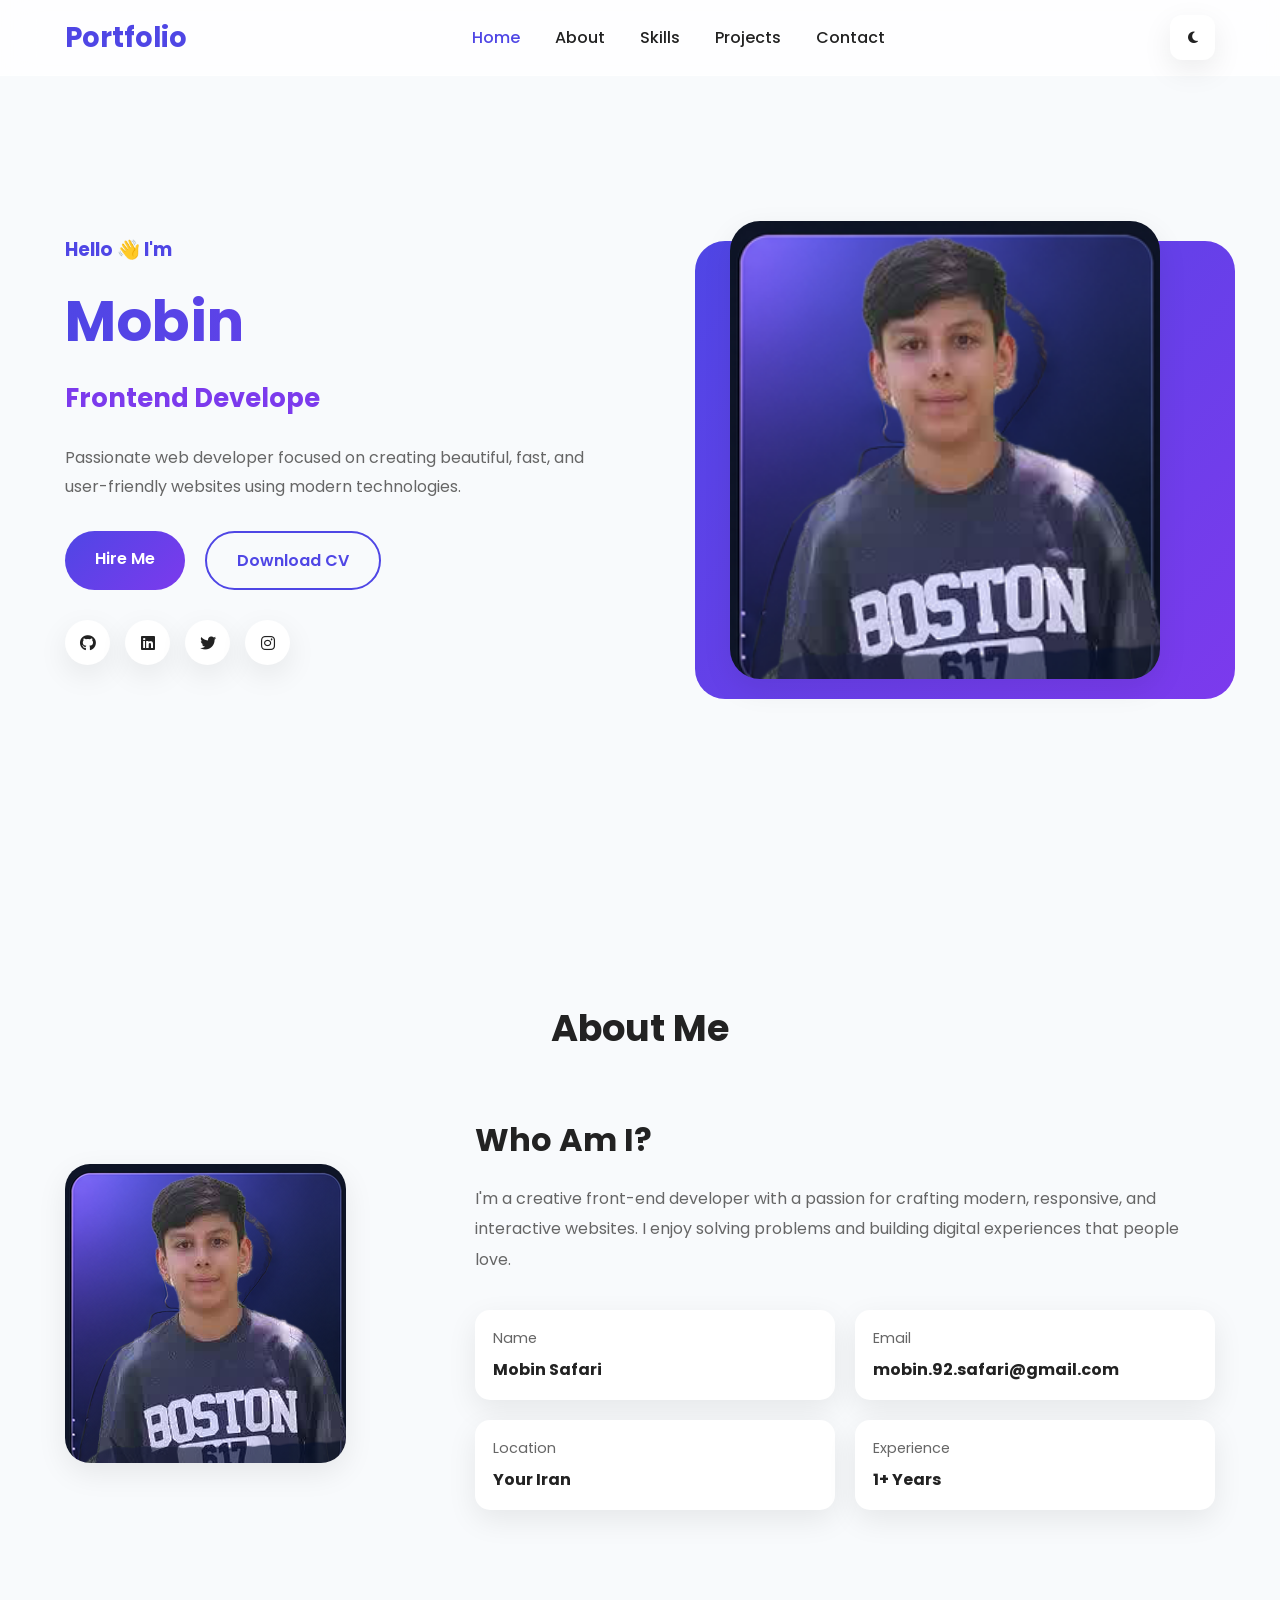
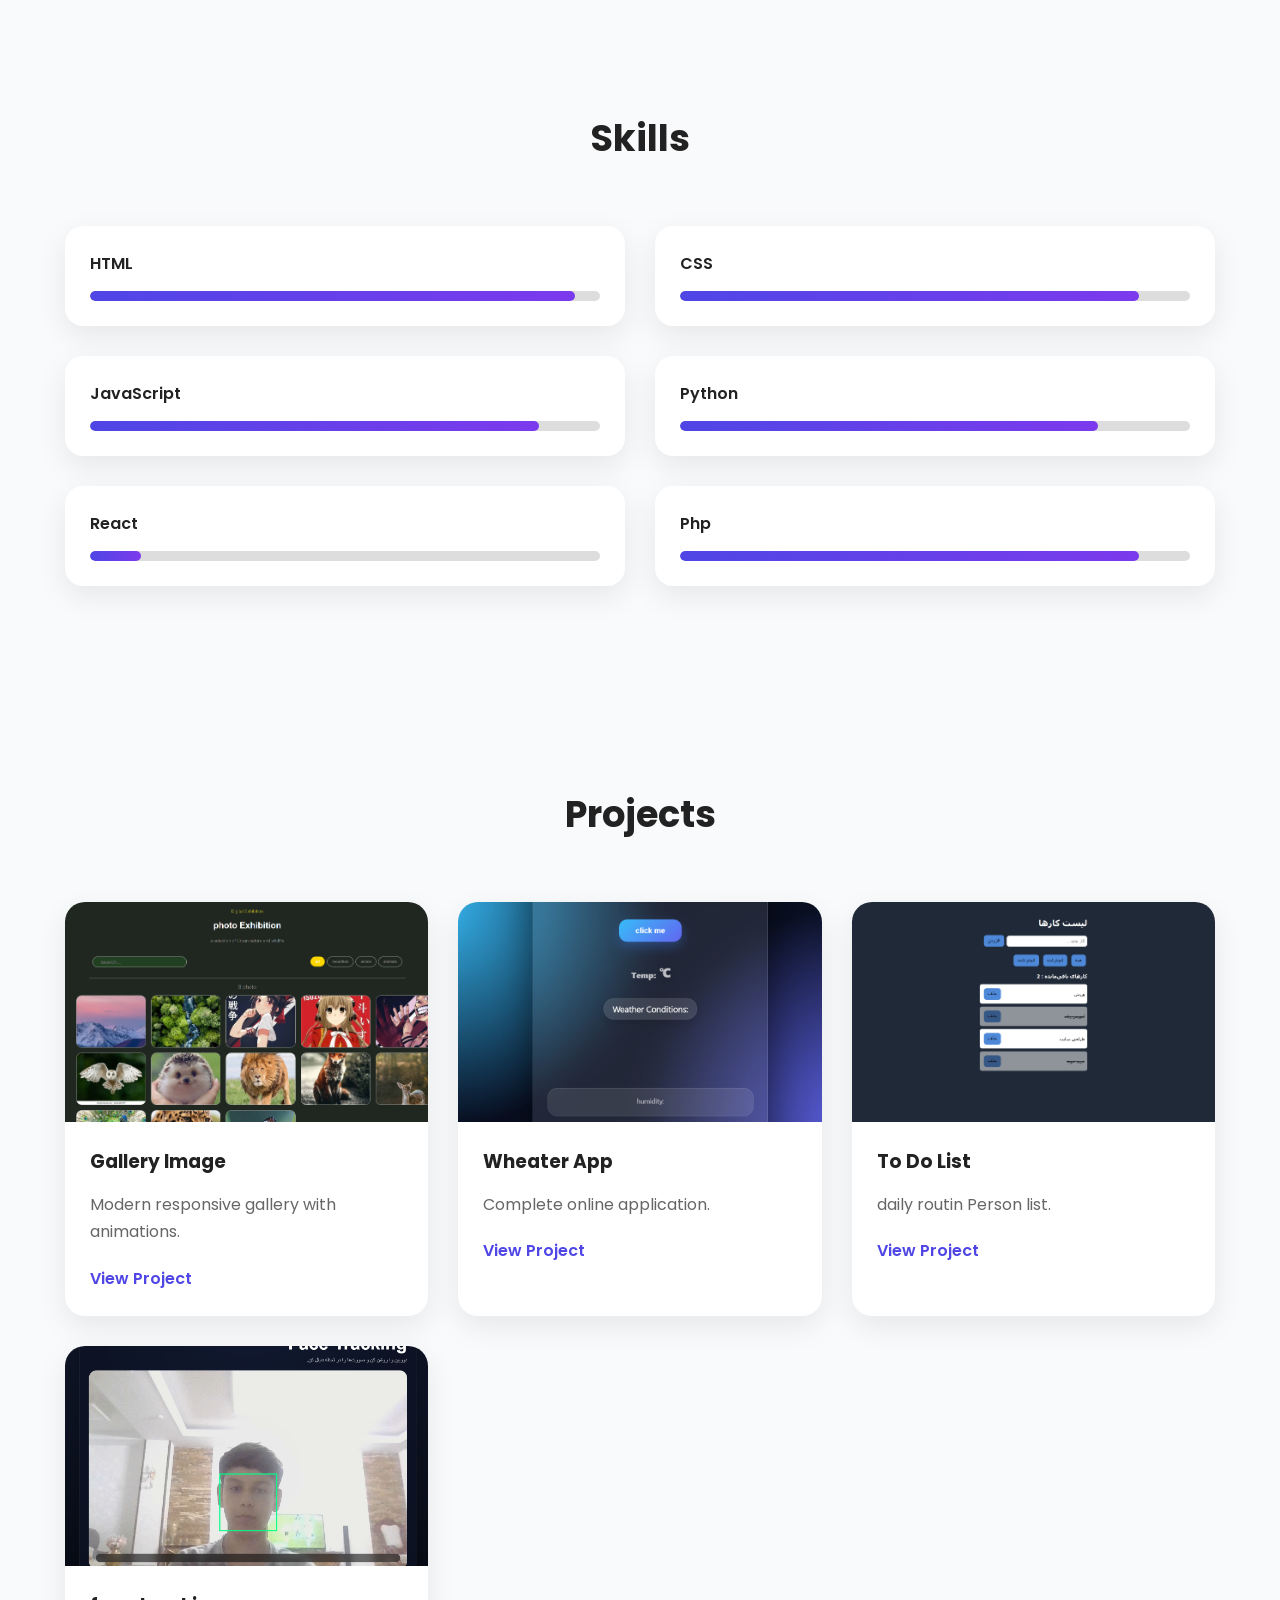
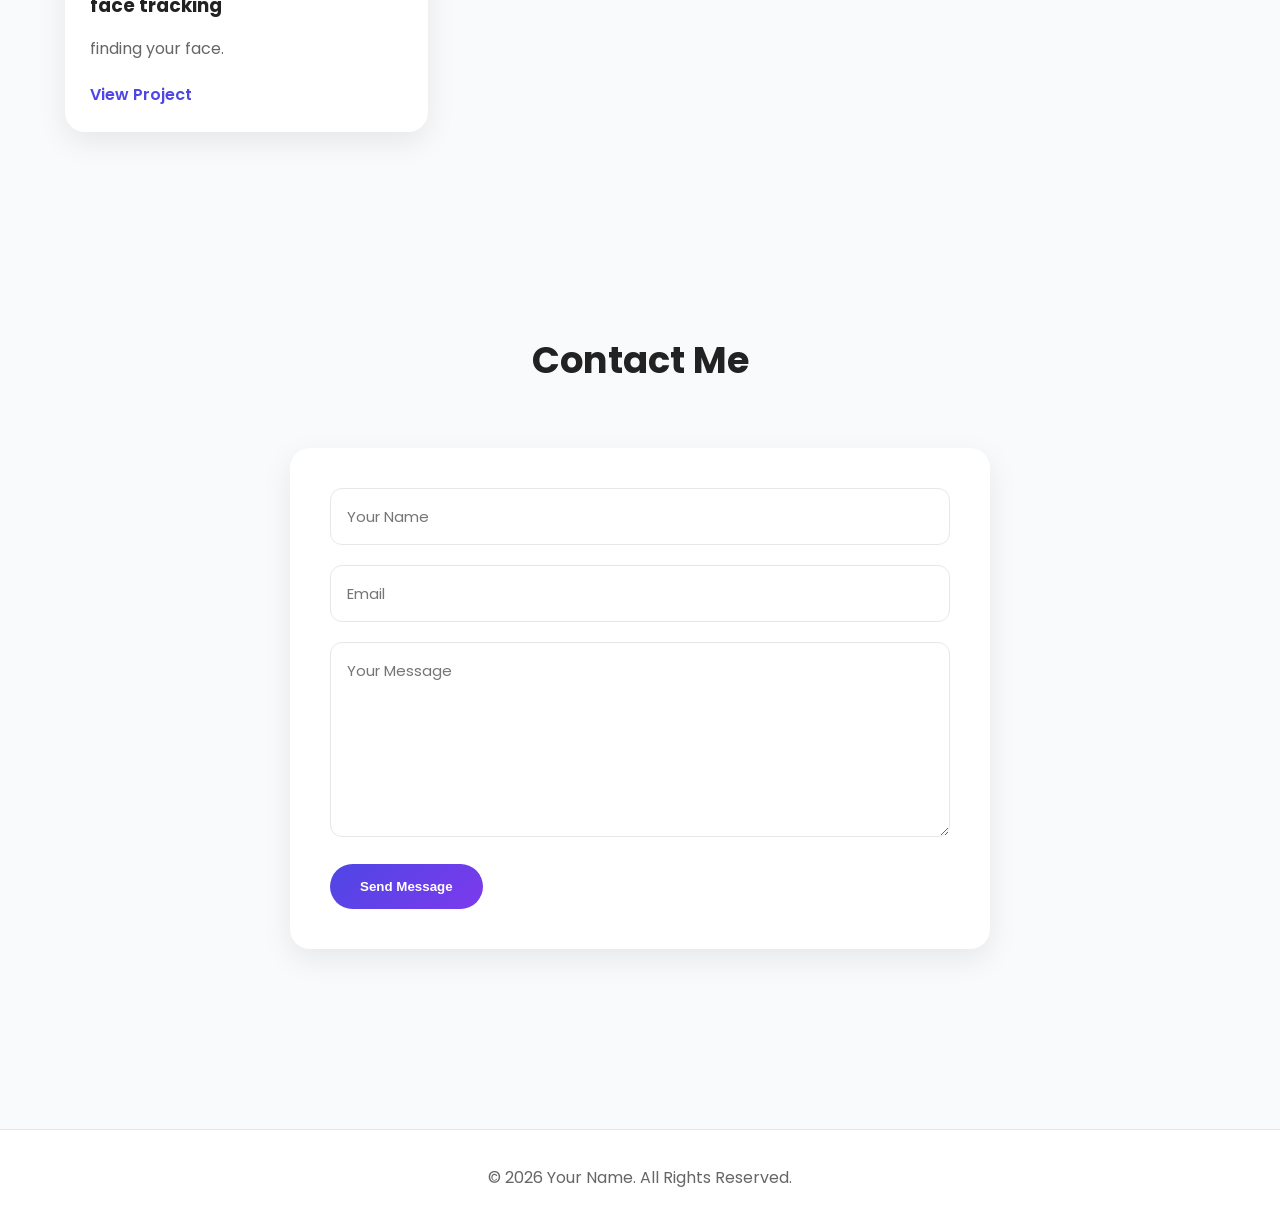
<file: index.html>
<!doctype html>
<html lang="en">
  <head>
    <meta charset="UTF-8" />
    <meta name="viewport" content="width=device-width, initial-scale=1.0" />
    <meta name="description" content="Personal Portfolio Website" />
    <meta name="keywords" content="Portfolio, Developer, Resume" />
    <meta name="author" content="Your Name" />

    <title>Your Name | Portfolio</title>

    <!-- Main CSS -->
    <!-- <link rel="stylesheet" href="style.css" /> -->

    <!-- Font Awesome -->
    <link
      rel="stylesheet"
      href="https://cdnjs.cloudflare.com/ajax/libs/font-awesome/6.6.0/css/all.min.css"
    />

    <!-- Google Fonts -->
    <link
      href="https://fonts.googleapis.com/css2?family=Poppins:wght@300;400;500;600;700&display=swap"
      rel="stylesheet"
    />
  </head>
  <style>
    /* ===========================
   Google Font
=========================== */
@import url('https://fonts.googleapis.com/css2?family=Poppins:wght@300;400;500;600;700;800&display=swap');

/* ===========================
   Variables
=========================== */

:root{
    --primary:#4f46e5;
    --secondary:#7c3aed;
    --bg:#f8fafc;
    --card:#ffffff;
    --text:#222;
    --text-light:#666;
    --border:#e5e7eb;
    --shadow:0 10px 30px rgba(0,0,0,.08);
    --radius:18px;
    --transition:.35s;
}

body.dark{
    --bg:#0f172a;
    --card:#1e293b;
    --text:#f1f5f9;
    --text-light:#cbd5e1;
    --border:#334155;
    --shadow:0 10px 30px rgba(0,0,0,.4);
}

/* ===========================
   Reset
=========================== */

*{
    margin:0;
    padding:0;
    box-sizing:border-box;
}

html{
    scroll-behavior:smooth;
}

body{
    font-family:'Poppins',sans-serif;
    background:var(--bg);
    color:var(--text);
    transition:.3s;
    overflow-x:hidden;
}

img{
    max-width:100%;
    display:block;
}

a{
    text-decoration:none;
}

ul{
    list-style:none;
}

.container{
    width:min(1150px,90%);
    margin:auto;
}

section{
    padding:100px 0;
}

.section-title{
    text-align:center;
    font-size:2.3rem;
    margin-bottom:60px;
    font-weight:700;
}

/* ===========================
   Preloader
=========================== */

#preloader{
    position:fixed;
    inset:0;
    background:white;
    display:flex;
    justify-content:center;
    align-items:center;
    z-index:99999;
}

.loader{
    width:55px;
    height:55px;
    border-radius:50%;
    border:6px solid #ddd;
    border-top:6px solid var(--primary);
    animation:spin 1s linear infinite;
}

@keyframes spin{
    to{
        transform:rotate(360deg);
    }
}

/* ===========================
   Header
=========================== */

header{
    position:fixed;
    top:0;
    left:0;
    width:100%;
    z-index:999;
    backdrop-filter:blur(18px);
    background:rgba(255,255,255,.8);
    border-bottom:1px solid rgba(255,255,255,.3);
}

body.dark header{
    background:rgba(15,23,42,.85);
}

header .container{
    height:75px;
    display:flex;
    align-items:center;
    justify-content:space-between;
}

.logo{
    font-size:1.7rem;
    font-weight:700;
    color:var(--primary);
}

nav ul{
    display:flex;
    gap:35px;
}

nav a{
    color:var(--text);
    font-weight:500;
    transition:.3s;
}

nav a:hover,
nav a.active{
    color:var(--primary);
}

.header-actions{
    display:flex;
    gap:10px;
}

.header-actions button{
    width:45px;
    height:45px;
    border:none;
    border-radius:12px;
    background:var(--card);
    color:var(--text);
    cursor:pointer;
    box-shadow:var(--shadow);
    transition:.3s;
}

.header-actions button:hover{
    transform:translateY(-3px);
}

#menu-btn{
    display:none;
}

/* ===========================
   Hero
=========================== */

.hero{
    min-height:100vh;
    display:flex;
    align-items:center;
}

.hero-grid{
    display:grid;
    grid-template-columns:1fr 1fr;
    gap:70px;
    align-items:center;
}

.hero-content h3{
    color:var(--primary);
    margin-bottom:15px;
}

.hero-content h1{
    font-size:3.5rem;
    margin-bottom:15px;
}

.hero-content h2{
    font-size:1.6rem;
    color:var(--secondary);
    min-height:45px;
    margin-bottom:20px;
}

.hero-content p{
    color:var(--text-light);
    line-height:1.8;
    margin-bottom:30px;
}

.hero-buttons{
    display:flex;
    gap:20px;
    margin-bottom:30px;
}

.btn{
    display:inline-block;
    padding:15px 30px;
    border-radius:50px;
    background:linear-gradient(135deg,var(--primary),var(--secondary));
    color:#fff;
    transition:.35s;
    font-weight:600;
}

.btn:hover{
    transform:translateY(-4px);
    box-shadow:0 12px 30px rgba(79,70,229,.35);
}

.btn.secondary{
    background:transparent;
    color:var(--primary);
    border:2px solid var(--primary);
}

.btn.secondary:hover{
    background:var(--primary);
    color:white;
}

.socials{
    display:flex;
    gap:15px;
}

.socials a{
    width:45px;
    height:45px;
    display:grid;
    place-items:center;
    background:var(--card);
    color:var(--text);
    border-radius:50%;
    box-shadow:var(--shadow);
    transition:.35s;
}

.socials a:hover{
    background:var(--primary);
    color:white;
    transform:translateY(-5px);
}

.image-box{
    position:relative;
}

.image-box img{
    width:430px;
    margin:auto;
    border-radius:30px;
    box-shadow:var(--shadow);
}

.image-box::before{
    content:"";
    position:absolute;
    width:100%;
    height:100%;
    background:linear-gradient(135deg,var(--primary),var(--secondary));
    border-radius:30px;
    top:20px;
    left:20px;
    z-index:-1;
}

/* ===========================
   About
=========================== */

.about-grid{
    display:grid;
    grid-template-columns:350px 1fr;
    gap:60px;
    align-items:center;
}

.about-grid img{
    border-radius:25px;
    box-shadow:var(--shadow);
}

.about-grid h3{
    font-size:2rem;
    margin-bottom:20px;
}

.about-grid p{
    line-height:1.9;
    color:var(--text-light);
}

.info{
    display:grid;
    grid-template-columns:repeat(2,1fr);
    gap:20px;
    margin-top:35px;
}

.info div{
    background:var(--card);
    padding:18px;
    border-radius:15px;
    box-shadow:var(--shadow);
}

.info span{
    display:block;
    color:var(--text-light);
    margin-bottom:8px;
    font-size:.9rem;
}

.info strong{
    font-size:1rem;
}
/* ===========================
   Skills
=========================== */

.skills-grid{
    display:grid;
    grid-template-columns:repeat(2,1fr);
    gap:30px;
}

.skill{
    background:var(--card);
    padding:25px;
    border-radius:18px;
    box-shadow:var(--shadow);
    transition:var(--transition);
}

.skill:hover{
    transform:translateY(-8px);
}

.skill span{
    display:flex;
    justify-content:space-between;
    margin-bottom:15px;
    font-weight:600;
}

.progress{
    width:100%;
    height:10px;
    background:#ddd;
    border-radius:20px;
    overflow:hidden;
}

.progress div{
    height:100%;
    border-radius:20px;
    background:linear-gradient(
        90deg,
        var(--primary),
        var(--secondary)
    );
    transition:width 1.2s ease;
}

/* ===========================
   Projects
=========================== */

.projects-grid{
    display:grid;
    grid-template-columns:repeat(auto-fit,minmax(320px,1fr));
    gap:30px;
}

.project-card{
    background:var(--card);
    border-radius:20px;
    overflow:hidden;
    box-shadow:var(--shadow);
    transition:.35s;
}

.project-card:hover{
    transform:translateY(-10px);
}

.project-card img{
    width:100%;
    height:220px;
    object-fit:cover;
}

.project-content{
    padding:25px;
}

.project-content h3{
    margin-bottom:15px;
}

.project-content p{
    color:var(--text-light);
    line-height:1.7;
    margin-bottom:20px;
}

.project-content a{
    color:var(--primary);
    font-weight:600;
}

.project-content a:hover{
    color:var(--secondary);
}

/* ===========================
   Contact
=========================== */

#contact form{
    max-width:700px;
    margin:auto;
    background:var(--card);
    padding:40px;
    border-radius:20px;
    box-shadow:var(--shadow);
}

#contact input,
#contact textarea{
    width:100%;
    padding:16px;
    margin-bottom:20px;
    border:1px solid var(--border);
    border-radius:12px;
    background:transparent;
    color:var(--text);
    font-family:inherit;
    font-size:15px;
    outline:none;
    transition:.3s;
}

#contact input:focus,
#contact textarea:focus{
    border-color:var(--primary);
}

#contact textarea{
    resize:vertical;
    min-height:180px;
}

#contact button{
    border:none;
    cursor:pointer;
}

/* ===========================
   Footer
=========================== */

footer{
    padding:35px 0;
    text-align:center;
    background:var(--card);
    margin-top:80px;
    border-top:1px solid var(--border);
}

footer p{
    color:var(--text-light);
}

/* ===========================
   Scroll To Top
=========================== */

#scrollTop{
    position:fixed;
    right:25px;
    bottom:25px;
    width:50px;
    height:50px;
    border:none;
    border-radius:50%;
    background:linear-gradient(
        135deg,
        var(--primary),
        var(--secondary)
    );
    color:white;
    font-size:18px;
    cursor:pointer;
    opacity:0;
    visibility:hidden;
    transform:translateY(20px);
    transition:.35s;
    box-shadow:var(--shadow);
    z-index:999;
}

#scrollTop.show{
    opacity:1;
    visibility:visible;
    transform:translateY(0);
}

#scrollTop:hover{
    transform:translateY(-5px);
}

/* ===========================
   Scroll Animation
=========================== */

.hidden{
    opacity:0;
    transform:translateY(50px);
    transition:all .8s ease;
}

.visible{
    opacity:1;
    transform:translateY(0);
}
/* ==========================================
   PART 3 - Responsive, Mobile Menu & Effects
========================================== */

/* Selection */

::selection{
    background:var(--primary);
    color:#fff;
}

/* Scrollbar */

::-webkit-scrollbar{
    width:10px;
}

::-webkit-scrollbar-track{
    background:var(--bg);
}

::-webkit-scrollbar-thumb{
    background:var(--primary);
    border-radius:10px;
}

::-webkit-scrollbar-thumb:hover{
    background:var(--secondary);
}

/* Focus */

button,
input,
textarea,
a{
    transition:.3s;
}

button:focus,
input:focus,
textarea:focus{
    outline:none;
}

/* Smooth hover */

.project-card,
.skill,
.info div,
.socials a,
.btn{
    transition:all .35s ease;
}

/* Hero Image Animation */

.image-box img{
    animation:float 5s ease-in-out infinite;
}

@keyframes float{

    0%{
        transform:translateY(0);
    }

    50%{
        transform:translateY(-18px);
    }

    100%{
        transform:translateY(0);
    }

}

/* Gradient Text */

.hero-content h1{

    background:linear-gradient(
        90deg,
        var(--primary),
        var(--secondary)
    );

    -webkit-background-clip:text;
    -webkit-text-fill-color:transparent;

}

/* Button Click */

.btn:active{

    transform:scale(.96);

}

/* Navigation Animation */

nav ul li{

    position:relative;

}

nav ul li::after{

    content:"";

    position:absolute;

    left:0;

    bottom:-6px;

    width:0;

    height:2px;

    background:var(--primary);

    transition:.3s;

}

nav ul li:hover::after{

    width:100%;

}

/* Mobile Navigation */

@media(max-width:900px){

    #menu-btn{

        display:block;

    }

    nav{

        position:absolute;

        top:75px;

        left:0;

        width:100%;

        background:var(--card);

        overflow:hidden;

        max-height:0;

        transition:.35s;

        box-shadow:var(--shadow);

    }

    nav.show{

        max-height:400px;

    }

    nav ul{

        flex-direction:column;

        gap:0;

    }

    nav ul li{

        border-bottom:1px solid var(--border);

    }

    nav ul li a{

        display:block;

        padding:18px 30px;

    }

    .hero-grid{

        grid-template-columns:1fr;

        text-align:center;

    }

    .hero-content{

        order:2;

    }

    .hero-image{

        order:1;

    }

    .hero-buttons{

        justify-content:center;

        flex-wrap:wrap;

    }

    .socials{

        justify-content:center;

    }

    .about-grid{

        grid-template-columns:1fr;

        text-align:center;

    }

    .about-grid img{

        width:320px;

        margin:auto;

    }

    .skills-grid{

        grid-template-columns:1fr;

    }

}

/* Tablet */

@media(max-width:768px){

    section{

        padding:80px 0;

    }

    .section-title{

        font-size:2rem;

    }

    .hero-content h1{

        font-size:2.7rem;

    }

    .hero-content h2{

        font-size:1.3rem;

    }

    .hero-content p{

        font-size:.95rem;

    }

    .image-box img{

        width:320px;

    }

    .info{

        grid-template-columns:1fr;

    }

}

/* Small Mobile */

@media(max-width:500px){

    .container{

        width:92%;

    }

    .hero-content h1{

        font-size:2.2rem;

    }

    .hero-content h2{

        font-size:1.1rem;

    }

    .btn{

        width:100%;

        text-align:center;

    }

    .hero-buttons{

        flex-direction:column;

    }

    .project-card img{

        height:200px;

    }

    #contact form{

        padding:25px;

    }

    footer{

        font-size:.9rem;

    }

}

/* Large Screens */

@media(min-width:1400px){

    .container{

        max-width:1300px;

    }

}

/* Fade Animation */

.fade-in{

    animation:fadeIn .8s ease forwards;

}

@keyframes fadeIn{

    from{

        opacity:0;

    }

    to{

        opacity:1;

    }

}

/* Utility */

.text-center{

    text-align:center;

}

.mt-2{

    margin-top:20px;

}

.mt-3{

    margin-top:30px;

}

.mt-4{

    margin-top:40px;

}

.mb-2{

    margin-bottom:20px;

}

.mb-3{

    margin-bottom:30px;

}

.shadow{

    box-shadow:var(--shadow);

}

.rounded{

    border-radius:20px;

}
  </style>
  <body>
    <!-- ================= PRELOADER ================= -->
    <div id="preloader">
      <div class="loader"></div>
    </div>

    <!-- ================= HEADER ================= -->
    <header>
      <div class="container">
        <a href="#" class="logo">Portfolio</a>

        <nav id="nav">
          <ul>
            <li><a href="#home" class="active">Home</a></li>
            <li><a href="#about">About</a></li>
            <li><a href="#skills">Skills</a></li>
            <li><a href="#projects">Projects</a></li>
            <li><a href="#contact">Contact</a></li>
          </ul>
        </nav>

        <div class="header-actions">
          <button id="theme-toggle">
            <i class="fa-solid fa-moon"></i>
          </button>

          <button id="menu-btn">
            <i class="fa-solid fa-bars"></i>
          </button>
        </div>
      </div>
    </header>

    <!-- ================= HERO ================= -->
    <section class="hero" id="home">
      <div class="container hero-grid">
        <div class="hero-content">
          <h3>Hello 👋 I'm</h3>

          <h1>Mobin</h1>

          <h2>
            <span id="typing"></span>
          </h2>

          <p>
            Passionate web developer focused on creating beautiful, fast, and
            user-friendly websites using modern technologies.
          </p>

          <div class="hero-buttons">
            <a href="#contact" class="btn"> Hire Me </a>

            <a href="assets/resume.pdf" class="btn secondary" download>
              Download CV
            </a>
          </div>

          <div class="socials">
            <a href="#"><i class="fab fa-github"></i></a>

            <a href="#"><i class="fab fa-linkedin"></i></a>

            <a href="#"><i class="fab fa-twitter"></i></a>

            <a href="#"><i class="fab fa-instagram"></i></a>
          </div>
        </div>

        <div class="hero-image">
          <div class="image-box">
            <img src="Profile.png" alt="Profile" />
          </div>
        </div>
      </div>
    </section>

    <!-- ================= ABOUT ================= -->

    <section id="about" class="about">
      <div class="container">
        <h2 class="section-title">About Me</h2>

        <div class="about-grid">
          <div>
            <img src="Profile.png" alt="Profile" />
          </div>

          <div>
            <h3>Who Am I?</h3>

            <p>
              I'm a creative front-end developer with a passion for crafting
              modern, responsive, and interactive websites. I enjoy solving
              problems and building digital experiences that people love.
            </p>

            <div class="info">
              <div>
                <span>Name</span>

                <strong>Mobin Safari</strong>
              </div>

              <div>
                <span>Email</span>

                <strong>mobin.92.safari@gmail.com</strong>
              </div>

              <div>
                <span>Location</span>

                <strong>Your Iran</strong>
              </div>

              <div>
                <span>Experience</span>

                <strong>1+ Years</strong>
              </div>
            </div>
          </div>
        </div>
      </div>
    </section>

    <!-- ================= SKILLS ================= -->

    <section id="skills">
      <div class="container">
        <h2 class="section-title">Skills</h2>

        <div class="skills-grid">
          <div class="skill">
            <span>HTML</span>

            <div class="progress">
              <div style="width: 95%"></div>
            </div>
          </div>

          <div class="skill">
            <span>CSS</span>

            <div class="progress">
              <div style="width: 90%"></div>
            </div>
          </div>

          <div class="skill">
            <span>JavaScript</span>

            <div class="progress">
              <div style="width: 88%"></div>
            </div>
          </div>

          <div class="skill">
            <span>Python</span>

            <div class="progress">
              <div style="width: 82%"></div>
            </div>
          </div>

          <div class="skill">
            <span>React</span>

            <div class="progress">
              <div style="width: 10%"></div>
            </div>
          </div>

          <div class="skill">
            <span>Php</span>

            <div class="progress">
              <div style="width: 90%"></div>
            </div>
          </div>
        </div>
      </div>
    </section>

    <!-- ================= PROJECTS ================= -->

    <section id="projects">
      <div class="container">
        <h2 class="section-title">Projects</h2>

        <div class="projects-grid">
          <article class="project-card">
            <img src="Screenshot 2026-08-03 203856.png" alt="" />

            <div class="project-content">
              <h3>Gallery Image</h3>

              <p>Modern responsive gallery with animations.</p>

              <a href="gallery.html">View Project</a>
            </div>
          </article>

          <article class="project-card">
            <img src="Screenshot 2026-09-20 170205.png" alt="" />

            <div class="project-content">
              <h3>Wheater App</h3>

              <p>Complete online application.</p>

              <a href="wheater.html">View Project</a>
            </div>
          </article>

          <article class="project-card">
            <img src="Screenshot 2026-08-03 204130.png" alt="" />

            <div class="project-content">
              <h3>To Do List</h3>

              <p>daily routin Person list.</p>

              <a href="to do.html">View Project</a>
            </div>
          </article>

          <article class="project-card">
            <img src="Screenshot 2026-09-20 182340.png" alt="" />

            <div class="project-content">
              <h3>face tracking</h3>

              <p>finding your face.</p>

              <a href="face.html">View Project</a>
            </div>
          </article>
        </div>
      </div>
    </section>

    <!-- ================= CONTACT ================= -->

    <section id="contact">
      <div class="container">
        <h2 class="section-title">Contact Me</h2>

        <form id="contactForm">
          <input type="text" placeholder="Your Name" required />

          <input type="email" placeholder="Email" required />

          <textarea placeholder="Your Message" rows="7" required></textarea>

          <button class="btn">Send Message</button>
        </form>
      </div>
    </section>

    <!-- ================= FOOTER ================= -->

    <footer>
      <div class="container">
        <p>© 2026 Your Name. All Rights Reserved.</p>
      </div>
    </footer>

    <!-- ================= SCROLL TOP ================= -->

    <button id="scrollTop">
      <i class="fa-solid fa-arrow-up"></i>
    </button>

    <!-- ================= JS ================= -->

    <script src="script.js">
      /* ===========================================
   PRELOADER
=========================================== */

window.addEventListener("load", () => {
    const preloader = document.getElementById("preloader");

    if (preloader) {
        preloader.style.opacity = "0";

        setTimeout(() => {
            preloader.style.display = "none";
        }, 500);
    }
});

/* ===========================================
   MOBILE MENU
=========================================== */

const menuBtn = document.getElementById("menu-btn");
const nav = document.getElementById("nav");

if (menuBtn && nav) {
    menuBtn.addEventListener("click", () => {
        nav.classList.toggle("show");
    });

    document.querySelectorAll("#nav a").forEach(link => {
        link.addEventListener("click", () => {
            nav.classList.remove("show");
        });
    });
}

/* ===========================================
   DARK MODE
=========================================== */

const themeToggle = document.getElementById("theme-toggle");

const savedTheme = localStorage.getItem("theme");

if (savedTheme === "dark") {
    document.body.classList.add("dark");

    if (themeToggle) {
        themeToggle.innerHTML =
            '<i class="fa-solid fa-sun"></i>';
    }
}

if (themeToggle) {

    themeToggle.addEventListener("click", () => {

        document.body.classList.toggle("dark");

        if (document.body.classList.contains("dark")) {

            localStorage.setItem("theme", "dark");

            themeToggle.innerHTML =
                '<i class="fa-solid fa-sun"></i>';

        } else {

            localStorage.setItem("theme", "light");

            themeToggle.innerHTML =
                '<i class="fa-solid fa-moon"></i>';

        }

    });

}

/* ===========================================
   TYPING EFFECT
=========================================== */

const typingElement = document.getElementById("typing");

const words = [
    "Frontend Developer",
    "UI/UX Designer",
    "JavaScript Developer",
    "Python Programmer",
    "Freelancer"
];

let wordIndex = 0;
let letterIndex = 0;
let deleting = false;

function typeEffect() {

    if (!typingElement) return;

    const currentWord = words[wordIndex];

    if (!deleting) {

        typingElement.textContent =
            currentWord.substring(0, letterIndex + 1);

        letterIndex++;

        if (letterIndex === currentWord.length) {

            deleting = true;

            setTimeout(typeEffect, 1800);

            return;

        }

    } else {

        typingElement.textContent =
            currentWord.substring(0, letterIndex - 1);

        letterIndex--;

        if (letterIndex === 0) {

            deleting = false;

            wordIndex++;

            if (wordIndex >= words.length)
                wordIndex = 0;

        }

    }

    setTimeout(typeEffect, deleting ? 60 : 120);

}

typeEffect();

/* ===========================================
   ACTIVE NAV LINK
=========================================== */

const sections = document.querySelectorAll("section");
const navLinks = document.querySelectorAll("nav a");

window.addEventListener("scroll", () => {

    let current = "";

    sections.forEach(section => {

        const top = section.offsetTop - 120;

        if (scrollY >= top) {
            current = section.getAttribute("id");
        }

    });

    navLinks.forEach(link => {

        link.classList.remove("active");

        if (link.getAttribute("href") === "#" + current) {

            link.classList.add("active");

        }

    });

});

/* ===========================================
   HEADER SHADOW
=========================================== */

const header = document.querySelector("header");

window.addEventListener("scroll", () => {

    if (window.scrollY > 30) {

        header.style.boxShadow =
            "0 8px 25px rgba(0,0,0,.08)";

    } else {

        header.style.boxShadow = "none";

    }

});

/* ===========================================
   SCROLL TO TOP
=========================================== */

const scrollBtn = document.getElementById("scrollTop");

window.addEventListener("scroll", () => {

    if (window.scrollY > 500) {

        scrollBtn.classList.add("show");

    } else {

        scrollBtn.classList.remove("show");

    }

});

scrollBtn.addEventListener("click", () => {

    window.scrollTo({

        top: 0,

        behavior: "smooth"

    });

});

/* ===========================================
   CONTACT FORM
=========================================== */

const form = document.getElementById("contactForm");

if (form) {

    form.addEventListener("submit", function (e) {

        e.preventDefault();

        alert("Thank you! Your message has been sent.");

        form.reset();

    });

}

/* ===========================================
   SCROLL ANIMATION
=========================================== */

const observer = new IntersectionObserver(entries => {

    entries.forEach(entry => {

        if (entry.isIntersecting) {

            entry.target.classList.add("visible");

        }

    });

}, {

    threshold: 0.2

});

document.querySelectorAll(
    ".hero-content,.hero-image,.about-grid,.skill,.project-card,#contact form"
).forEach(el => {

    el.classList.add("hidden");

    observer.observe(el);

});

/* ===========================================
   SKILL BAR ANIMATION
=========================================== */

const skillObserver = new IntersectionObserver(entries => {

    entries.forEach(entry => {

        if (entry.isIntersecting) {

            const bar =
                entry.target.querySelector(".progress div");

            if (bar) {

                const width = bar.style.width;

                bar.style.width = "0";

                setTimeout(() => {

                    bar.style.width = width;

                }, 100);

            }

        }

    });

}, {

    threshold: 0.4

});

document.querySelectorAll(".skill").forEach(skill => {

    skillObserver.observe(skill);

});

/* ===========================================
   CURRENT YEAR
=========================================== */

const year = document.getElementById("year");

if (year) {

    year.textContent = new Date().getFullYear();

}
    </script>
  </body>
</html>
</file>
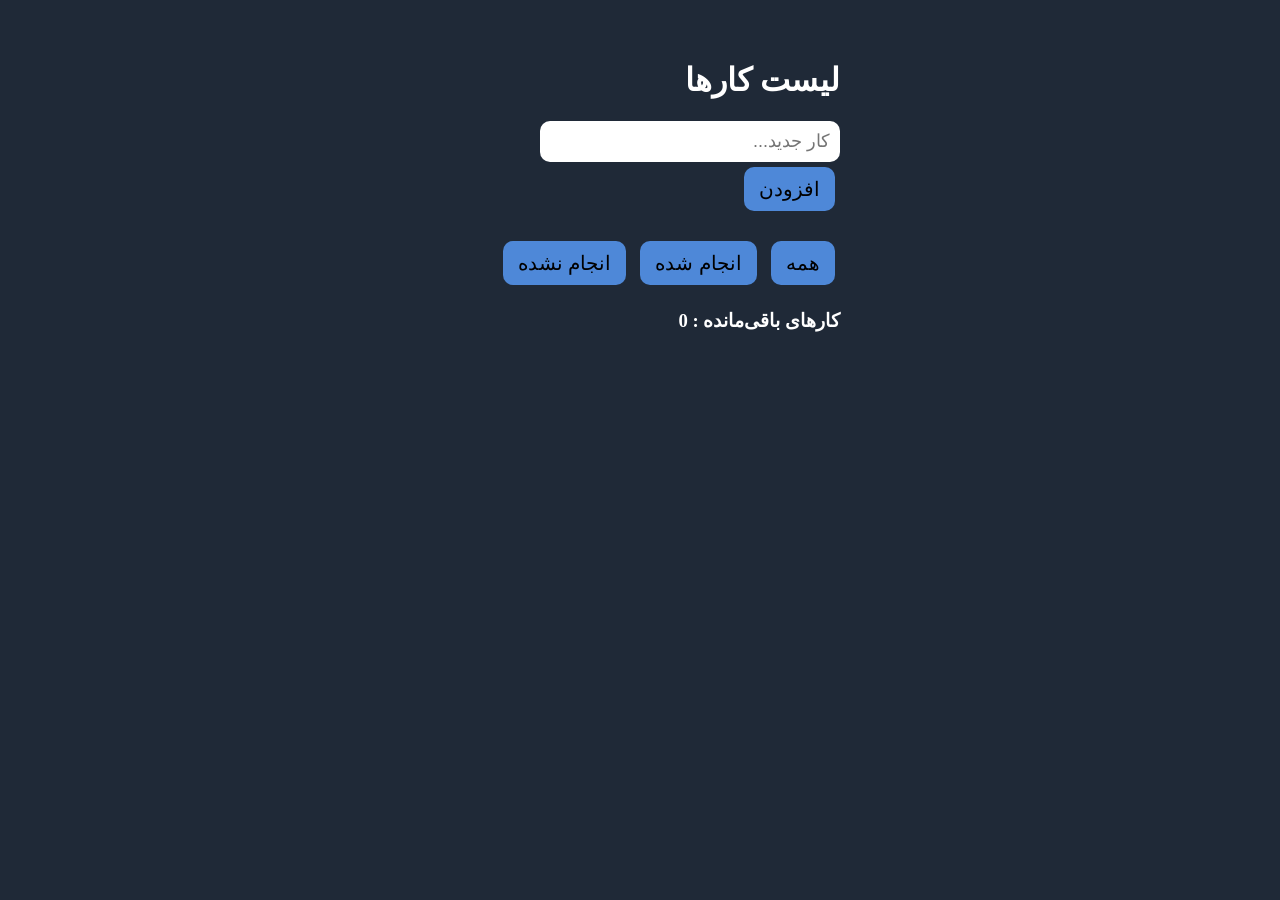
<file: to do.html>
<!DOCTYPE html>
<html lang="fa" dir="rtl">
<head>
<meta charset="UTF-8">
<meta name="viewport" content="width=device-width, initial-scale=1.0">
<title>To Do List</title>
<link rel="stylesheet" href="list.css">
</head>

<body>

<div class="container">

<h1>لیست کارها</h1>

<input type="text" id="input" placeholder="کار جدید...">

<button id="btn">افزودن</button>

<div class="filters">
<button onclick="showTodos('all')">همه</button>
<button onclick="showTodos('done')">انجام شده</button>
<button onclick="showTodos('not')">انجام نشده</button>
</div>

<h3 id="count"></h3>

<ul id="list"></ul>

</div>

<script>
    let input = document.getElementById("input");
let btn = document.getElementById("btn");
let list = document.getElementById("list");
let count = document.getElementById("count");

let todos = JSON.parse(localStorage.getItem("todos")) || [];

showTodos("all");

btn.onclick = function(){

    if(input.value.trim()=="") return;

    todos.push({

        text:input.value,
        done:false

    });

    input.value="";

    save();

    showTodos("all");

}

function showTodos(filter){

    list.innerHTML="";

    let left=0;

    todos.forEach(function(todo,index){

        if(filter=="done" && !todo.done) return;

        if(filter=="not" && todo.done) return;

        let li=document.createElement("li");

        if(todo.done){

            li.classList.add("done");

        }

        li.innerText=todo.text;

        li.onclick=function(){

            todo.done=!todo.done;

            save();

            showTodos(filter);

        }

        let del=document.createElement("button");

        del.innerText="حذف";

        del.className="delete";

        del.onclick=function(event){

            event.stopPropagation();

            todos.splice(index,1);

            save();

            showTodos(filter);

        }

        li.appendChild(del);

        list.appendChild(li);

        if(!todo.done){

            left++;

        }

    });

    count.innerText="کارهای باقی‌مانده : "+left;

}

function save(){

    localStorage.setItem("todos",JSON.stringify(todos));

}
</script>

</body>
</html>
</file>
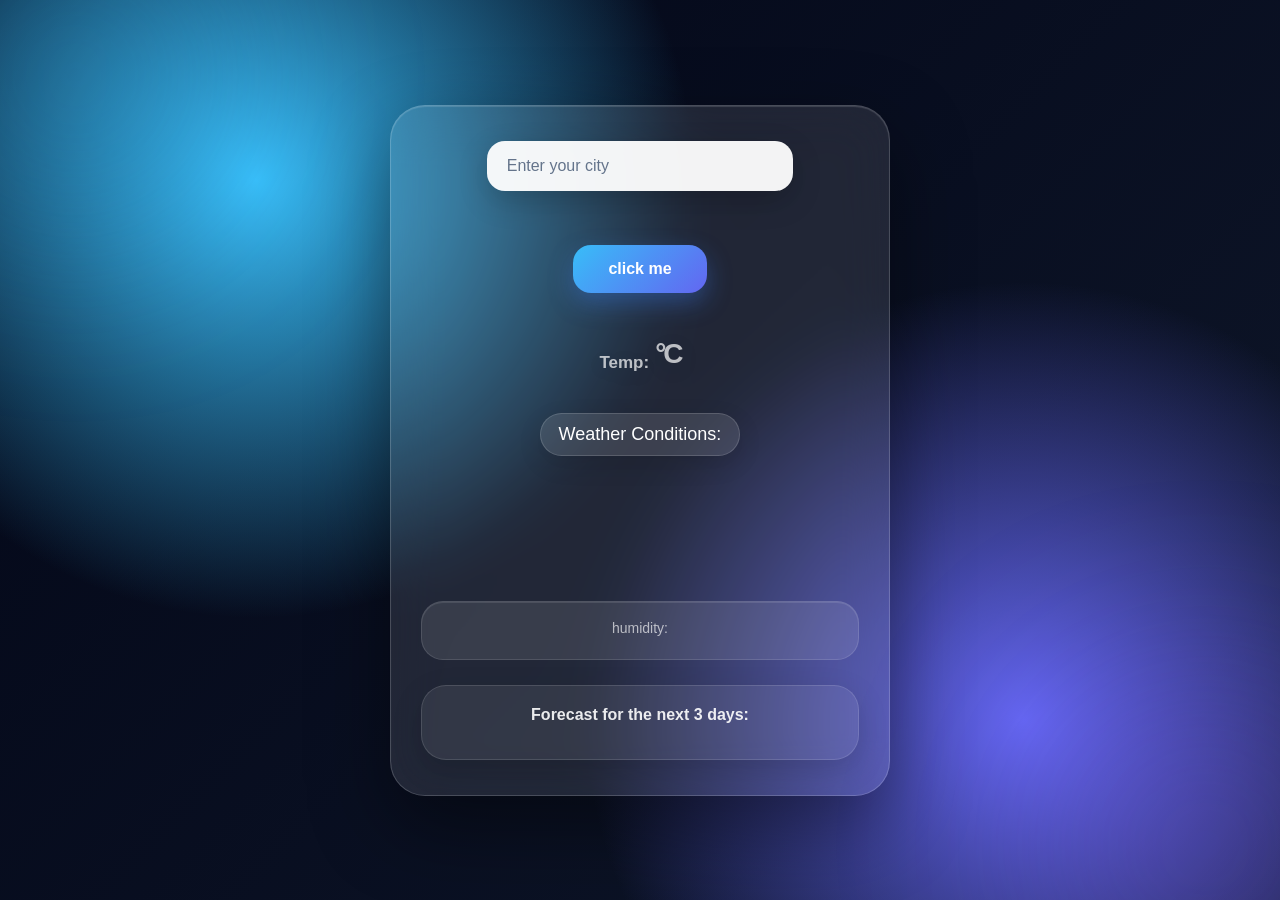
<file: wheater.html>
<html>
  <head>
    <!-- <link rel="stylesheet" href="weather.css" /> -->
  </head>
  <body>
    <style>
      * {
    margin: 0;
    padding: 0;
    box-sizing: border-box;
}

body {
    min-height: 100vh;
    display: flex;
    justify-content: center;
    align-items: center;

    font-family: "Segoe UI", Arial, sans-serif;

    background:
        radial-gradient(circle at 20% 20%, #38bdf8 0%, transparent 35%),
        radial-gradient(circle at 80% 80%, #6366f1 0%, transparent 35%),
        linear-gradient(135deg, #020617, #0f172a);

    color: white;

    transition: 0.8s ease;

    overflow-x: hidden;
}


/* نورهای پس‌زمینه */

body::before {
    content: "";
    position: fixed;

    width: 350px;
    height: 350px;

    background: rgba(56, 189, 248, 0.18);

    border-radius: 50%;

    filter: blur(90px);

    top: -100px;
    left: -100px;

    pointer-events: none;
}

body::after {
    content: "";
    position: fixed;

    width: 350px;
    height: 350px;

    background: rgba(139, 92, 246, 0.18);

    border-radius: 50%;

    filter: blur(100px);

    bottom: -120px;
    right: -100px;

    pointer-events: none;
}


/* کانتینر اصلی */

.conatainer {
    width: 92%;
    max-width: 500px;

    padding: 35px 30px;

    border-radius: 35px;

    background: rgba(255, 255, 255, 0.10);

    border: 1px solid rgba(255, 255, 255, 0.18);

    backdrop-filter: blur(25px);
    -webkit-backdrop-filter: blur(25px);

    box-shadow:
        0 30px 80px rgba(0, 0, 0, 0.45),
        inset 0 1px 1px rgba(255, 255, 255, 0.15);

    text-align: center;

    animation: appear 0.8s ease;
}

@keyframes appear {
    from {
        opacity: 0;
        transform: translateY(30px) scale(0.96);
    }

    to {
        opacity: 1;
        transform: translateY(0) scale(1);
    }
}


/* سرچ */

#puti {
    width: 70%;

    padding: 16px 20px;

    border: none;
    outline: none;

    border-radius: 18px;

    background: rgba(255, 255, 255, 0.95);

    color: #111827;

    font-size: 16px;

    box-shadow:
        0 10px 30px rgba(0, 0, 0, 0.2);

    transition: 0.3s ease;
}

#puti::placeholder {
    color: #64748b;
}

#puti:focus {
    width: 75%;

    transform: translateY(-2px);

    box-shadow:
        0 0 0 4px rgba(56, 189, 248, 0.25),
        0 15px 35px rgba(0, 0, 0, 0.25);
}


/* دکمه */

#butt {
    padding: 15px 35px;

    border: none;
    border-radius: 18px;

    background: linear-gradient(
        135deg,
        #38bdf8,
        #6366f1
    );

    color: white;

    font-size: 16px;
    font-weight: 700;

    cursor: pointer;

    box-shadow:
        0 10px 25px rgba(59, 130, 246, 0.35);

    transition:
        transform 0.25s ease,
        box-shadow 0.25s ease,
        filter 0.25s ease;
}

#butt:hover {
    transform: translateY(-4px) scale(1.03);

    box-shadow:
        0 15px 35px rgba(59, 130, 246, 0.55);

    filter: brightness(1.1);
}

#butt:active {
    transform: translateY(1px) scale(0.98);
}


/* دمای هوا */

#temp {
    margin-top: 25px;

    min-height: 90px;

    display: flex;
    justify-content: center;
    align-items: center;

    font-size: 65px;
    font-weight: 800;

    letter-spacing: -3px;

    text-shadow:
        0 5px 25px rgba(0, 0, 0, 0.25);
}

#temp p {
    font-size: 17px;

    letter-spacing: normal;

    opacity: 0.7;
}

#temp::after {
    content: "°C";

    font-size: 28px;

    margin-left: 6px;

    opacity: 0.7;

    align-self: flex-start;

    margin-top: 20px;
}


/* وضعیت هوا */

#weather_conditions {
    margin-top: 5px;

    padding: 10px 18px;

    display: inline-block;

    border-radius: 50px;

    background: rgba(255, 255, 255, 0.12);

    border: 1px solid rgba(255, 255, 255, 0.15);

    font-size: 18px;

    text-transform: capitalize;

    box-shadow:
        0 8px 25px rgba(0, 0, 0, 0.12);
}


/* آیکون */

#icons {
    margin-top: 20px;

    font-size: 85px;

    min-height: 100px;

    display: flex;
    justify-content: center;
    align-items: center;

    filter:
        drop-shadow(0 10px 15px rgba(0, 0, 0, 0.25));

    animation: weatherIcon 3s ease-in-out infinite;
}

@keyframes weatherIcon {0%,
    100% {
        transform: translateY(0) rotate(0deg);
    }

    50% {
        transform: translateY(-10px) rotate(3deg);
    }
}


/* رطوبت */

#humidity {
    margin-top: 25px;

    padding: 18px;

    border-radius: 22px;

    background: rgba(255, 255, 255, 0.10);

    border: 1px solid rgba(255, 255, 255, 0.12);

    box-shadow:
        inset 0 1px rgba(255, 255, 255, 0.1);
}

#humidity p {
    font-size: 14px;

    opacity: 0.65;

    margin-bottom: 5px;
}


/* پیش‌بینی */

#threeday {
    margin-top: 25px;

    padding: 20px;

    border-radius: 25px;

    background: rgba(255, 255, 255, 0.08);

    border: 1px solid rgba(255, 255, 255, 0.12);

    box-shadow:
        0 10px 30px rgba(0, 0, 0, 0.15);

    font-size: 18px;
}

#threeday p {
    margin-bottom: 15px;

    font-size: 16px;

    font-weight: 600;

    opacity: 0.9;
}


/* Loader */

#loader {
    display: none;

    width: 42px;
    height: 42px;

    margin: 20px auto;

    border-radius: 50%;

    border: 4px solid rgba(255, 255, 255, 0.15);

    border-top-color: white;

    animation: loading 0.8s linear infinite;
}

@keyframes loading {
    to {
        transform: rotate(360deg);
    }
}


/* آب‌وهواهای مختلف */

body.Clear {
    background:
        radial-gradient(
            circle at 50% 10%,
            #facc15,
            transparent 30%
        ),
        linear-gradient(
            135deg,
            #f97316,
            #facc15,
            #38bdf8
        );
}

body.Clouds {
    background:
        radial-gradient(
            circle at 30% 20%,
            #94a3b8,
            transparent 30%
        ),
        linear-gradient(
            135deg,
            #334155,
            #64748b,
            #0f172a
        );
}

body.Rain {
    background:
        radial-gradient(
            circle at 30% 20%,
            #38bdf8,
            transparent 25%
        ),
        linear-gradient(
            135deg,
            #0f172a,
            #164e63,
            #1e293b
        );
}

body.Drizzle {
    background:
        linear-gradient(
            135deg,
            #1e3a8a,
            #2563eb,
            #0f172a
        );
}

body.Snow {
    background:
        radial-gradient(
            circle at 50% 20%,
            white,
            transparent 25%
        ),
        linear-gradient(
            135deg,
            #bae6fd,
            #64748b,
            #1e3a8a
        );
}

body.Thunderstorm {
    background:
        radial-gradient(
            circle at 70% 20%,
            #a855f7,
            transparent 25%
        ),
        linear-gradient(
            135deg,
            #020617,
            #312e81,
            #111827
        );
}

body.Mist,
body.Fog,
body.Haze {
    background:
        linear-gradient(
            135deg,
            #475569,
            #94a3b8,
            #1e293b
        );
}


/* موبایل */

@media (max-width: 600px) {

    .conatainer {
        width: 94%;

        padding: 28px 20px;

        border-radius: 28px;
    }

    #puti {
        width: 100%;

        margin-bottom: 15px;
    }

    #puti:focus {
        width: 100%;
    }

    #butt {
        width: 100%;
    }

    #temp {
        font-size: 58px;
    }

    #icons {
        font-size: 75px;
    }
}


/* اسکرول بار */

::-webkit-scrollbar {
    width: 8px;
}

::-webkit-scrollbar-track {
    background: #020617;
}

::-webkit-scrollbar-thumb {
    background: rgba(255, 255, 255, 0.3);

    border-radius: 20px;
}
    </style>
    <div class="conatainer">
    <input id="puti"  placeholder="Enter your city">
    <br>
    <br>
    <br>
    <br>
    <button id="butt" onclick="hava()">click me</button>
    <div id="loader"></div>
    <div id="temp">
      
      <div>
        <p>Temp:</p>
      </div>
    </div>

    <div id="weather_conditions">
      <p>weather conditions:</p>
    </div>

    <div id="icons"></div>
    <div id="humidity">
      <p>humidity:</p>
    </div>
    <div id="threeday">
<p>Forecast for the next 3 days:</p>
    </div>
    </div>
    <script>
            function hava(){
         let putt = document.getElementById("puti").value;
            let butt = document.getElementById("butt").value;

            fetch(`http://api.openweathermap.org/data/2.5/weather?appid=d77e70bfb701e0bfe2dc6f59f1c67e2f&q=${putt}&units=metric`)
            .then(function(response){
      return response.json();
            })
      .then(function(data){
      console.log(data);
      document.getElementById("temp").innerHTML=data['main']['temp'];
      })



            fetch(`http://api.openweathermap.org/data/2.5/weather?appid=d77e70bfb701e0bfe2dc6f59f1c67e2f&q=${putt}&units=metric`)
            .then(function(response){
      return response.json();
            })
      .then(function(data){
      // console.log(data);
      document.getElementById("weather_conditions").innerHTML=data['weather'][0]['main'];
      })


            fetch(`http://api.openweathermap.org/data/2.5/weather?appid=d77e70bfb701e0bfe2dc6f59f1c67e2f&q=${putt}&units=metric`)
            .then(function(response){
      return response.json();
            })
      .then(function(data){
      // console.log(data);
      document.getElementById("humidity").innerHTML=data['main']['humidity'];
      })



      let load=document.getElementById("loader").style.display = "block";

      fetch(`http://api.openweathermap.org/data/2.5/weather?appid=d77e70bfb701e0bfe2dc6f59f1c67e2f&q=${putt}&units=metric`)
      .then(function(response){
          return response.json();
      })
      .then(function(data){

          // نمایش اطلاعات
      let load=document.getElementById("loader").style.display = "none";

      });






      function getWeatherIcon(weather){

          if(weather == "Clear"){
              document.getElementById("icons").innerHTML='☀️';
          }

          else if(weather == "Clouds"){
              document.getElementById("icons").innerHTML='☁️';
          }

          else if(weather == "Rain"){
               document.getElementById("icons").innerHTML='🌧️';

          }

          else if(weather == "Snow"){
              document.getElementById("icons").innerHTML='❄️';

          }

          else if(weather == "Thunderstorm"){
              document.getElementById("icons").innerHTML='⛈️';

          }

          else if(weather == "Drizzle"){
              document.getElementById("icons").innerHTML='🌦️';

          }

          else if(weather == "Mist"){
              document.getElementById("icons").innerHTML='🌫️';

          }

          else{
              document.getElementById("icons").innerHTML='🌎';
          }

      }


            fetch(`http://api.openweathermap.org/data/2.5/weather?appid=d77e70bfb701e0bfe2dc6f59f1c67e2f&q=${putt}&units=metric`)
            .then(function(response){
      return response.json();
            })
      .then(function(data){
      // console.log(data);
      let weather = data['weather'][0]['main'];

      let icon = getWeatherIcon(weather);
document.body.classList.remove(
    "Clear",
    "Clouds",
    "Rain",
    "Snow",
    "Thunderstorm",
    "Drizzle",
    "Mist",
    "Fog",
    "Haze"
);

document.body.classList.add(weather);
      // console.log(icon)
      })
           getWeatherIcon();
fetch(`https://api.openweathermap.org/data/2.5/forecast?q=${putt}&appid=d77e70bfb701e0bfe2dc6f59f1c67e2f&units=metric`)
.then(response => response.json())
.then(data => {
    console.log(data);

    // روز اول
  // console.log(data.list[0].main.temp);

    // حدود روز دوم
  // console.log(data.list[8].main.temp);

    // حدود روز سوم
 document.getElementById("threeday").innerHTML=data.list[16].main.temp;
});






            }
    </script>
  </body>
</html>
</file>
<file: style.css>
/* ===========================
   Google Font
=========================== */
@import url('https://fonts.googleapis.com/css2?family=Poppins:wght@300;400;500;600;700;800&display=swap');

/* ===========================
   Variables
=========================== */

:root{
    --primary:#4f46e5;
    --secondary:#7c3aed;
    --bg:#f8fafc;
    --card:#ffffff;
    --text:#222;
    --text-light:#666;
    --border:#e5e7eb;
    --shadow:0 10px 30px rgba(0,0,0,.08);
    --radius:18px;
    --transition:.35s;
}

body.dark{
    --bg:#0f172a;
    --card:#1e293b;
    --text:#f1f5f9;
    --text-light:#cbd5e1;
    --border:#334155;
    --shadow:0 10px 30px rgba(0,0,0,.4);
}

/* ===========================
   Reset
=========================== */

*{
    margin:0;
    padding:0;
    box-sizing:border-box;
}

html{
    scroll-behavior:smooth;
}

body{
    font-family:'Poppins',sans-serif;
    background:var(--bg);
    color:var(--text);
    transition:.3s;
    overflow-x:hidden;
}

img{
    max-width:100%;
    display:block;
}

a{
    text-decoration:none;
}

ul{
    list-style:none;
}

.container{
    width:min(1150px,90%);
    margin:auto;
}

section{
    padding:100px 0;
}

.section-title{
    text-align:center;
    font-size:2.3rem;
    margin-bottom:60px;
    font-weight:700;
}

/* ===========================
   Preloader
=========================== */

#preloader{
    position:fixed;
    inset:0;
    background:white;
    display:flex;
    justify-content:center;
    align-items:center;
    z-index:99999;
}

.loader{
    width:55px;
    height:55px;
    border-radius:50%;
    border:6px solid #ddd;
    border-top:6px solid var(--primary);
    animation:spin 1s linear infinite;
}

@keyframes spin{
    to{
        transform:rotate(360deg);
    }
}

/* ===========================
   Header
=========================== */

header{
    position:fixed;
    top:0;
    left:0;
    width:100%;
    z-index:999;
    backdrop-filter:blur(18px);
    background:rgba(255,255,255,.8);
    border-bottom:1px solid rgba(255,255,255,.3);
}

body.dark header{
    background:rgba(15,23,42,.85);
}

header .container{
    height:75px;
    display:flex;
    align-items:center;
    justify-content:space-between;
}

.logo{
    font-size:1.7rem;
    font-weight:700;
    color:var(--primary);
}

nav ul{
    display:flex;
    gap:35px;
}

nav a{
    color:var(--text);
    font-weight:500;
    transition:.3s;
}

nav a:hover,
nav a.active{
    color:var(--primary);
}

.header-actions{
    display:flex;
    gap:10px;
}

.header-actions button{
    width:45px;
    height:45px;
    border:none;
    border-radius:12px;
    background:var(--card);
    color:var(--text);
    cursor:pointer;
    box-shadow:var(--shadow);
    transition:.3s;
}

.header-actions button:hover{
    transform:translateY(-3px);
}

#menu-btn{
    display:none;
}

/* ===========================
   Hero
=========================== */

.hero{
    min-height:100vh;
    display:flex;
    align-items:center;
}

.hero-grid{
    display:grid;
    grid-template-columns:1fr 1fr;
    gap:70px;
    align-items:center;
}

.hero-content h3{
    color:var(--primary);
    margin-bottom:15px;
}

.hero-content h1{
    font-size:3.5rem;
    margin-bottom:15px;
}

.hero-content h2{
    font-size:1.6rem;
    color:var(--secondary);
    min-height:45px;
    margin-bottom:20px;
}

.hero-content p{
    color:var(--text-light);
    line-height:1.8;
    margin-bottom:30px;
}

.hero-buttons{
    display:flex;
    gap:20px;
    margin-bottom:30px;
}

.btn{
    display:inline-block;
    padding:15px 30px;
    border-radius:50px;
    background:linear-gradient(135deg,var(--primary),var(--secondary));
    color:#fff;
    transition:.35s;
    font-weight:600;
}

.btn:hover{
    transform:translateY(-4px);
    box-shadow:0 12px 30px rgba(79,70,229,.35);
}

.btn.secondary{
    background:transparent;
    color:var(--primary);
    border:2px solid var(--primary);
}

.btn.secondary:hover{
    background:var(--primary);
    color:white;
}

.socials{
    display:flex;
    gap:15px;
}

.socials a{
    width:45px;
    height:45px;
    display:grid;
    place-items:center;
    background:var(--card);
    color:var(--text);
    border-radius:50%;
    box-shadow:var(--shadow);
    transition:.35s;
}

.socials a:hover{
    background:var(--primary);
    color:white;
    transform:translateY(-5px);
}

.image-box{
    position:relative;
}

.image-box img{
    width:430px;
    margin:auto;
    border-radius:30px;
    box-shadow:var(--shadow);
}

.image-box::before{
    content:"";
    position:absolute;
    width:100%;
    height:100%;
    background:linear-gradient(135deg,var(--primary),var(--secondary));
    border-radius:30px;
    top:20px;
    left:20px;
    z-index:-1;
}

/* ===========================
   About
=========================== */

.about-grid{
    display:grid;
    grid-template-columns:350px 1fr;
    gap:60px;
    align-items:center;
}

.about-grid img{
    border-radius:25px;
    box-shadow:var(--shadow);
}

.about-grid h3{
    font-size:2rem;
    margin-bottom:20px;
}

.about-grid p{
    line-height:1.9;
    color:var(--text-light);
}

.info{
    display:grid;
    grid-template-columns:repeat(2,1fr);
    gap:20px;
    margin-top:35px;
}

.info div{
    background:var(--card);
    padding:18px;
    border-radius:15px;
    box-shadow:var(--shadow);
}

.info span{
    display:block;
    color:var(--text-light);
    margin-bottom:8px;
    font-size:.9rem;
}

.info strong{
    font-size:1rem;
}
/* ===========================
   Skills
=========================== */

.skills-grid{
    display:grid;
    grid-template-columns:repeat(2,1fr);
    gap:30px;
}

.skill{
    background:var(--card);
    padding:25px;
    border-radius:18px;
    box-shadow:var(--shadow);
    transition:var(--transition);
}

.skill:hover{
    transform:translateY(-8px);
}

.skill span{
    display:flex;
    justify-content:space-between;
    margin-bottom:15px;
    font-weight:600;
}

.progress{
    width:100%;
    height:10px;
    background:#ddd;
    border-radius:20px;
    overflow:hidden;
}

.progress div{
    height:100%;
    border-radius:20px;
    background:linear-gradient(
        90deg,
        var(--primary),
        var(--secondary)
    );
    transition:width 1.2s ease;
}

/* ===========================
   Projects
=========================== */

.projects-grid{
    display:grid;
    grid-template-columns:repeat(auto-fit,minmax(320px,1fr));
    gap:30px;
}

.project-card{
    background:var(--card);
    border-radius:20px;
    overflow:hidden;
    box-shadow:var(--shadow);
    transition:.35s;
}

.project-card:hover{
    transform:translateY(-10px);
}

.project-card img{
    width:100%;
    height:220px;
    object-fit:cover;
}

.project-content{
    padding:25px;
}

.project-content h3{
    margin-bottom:15px;
}

.project-content p{
    color:var(--text-light);
    line-height:1.7;
    margin-bottom:20px;
}

.project-content a{
    color:var(--primary);
    font-weight:600;
}

.project-content a:hover{
    color:var(--secondary);
}

/* ===========================
   Contact
=========================== */

#contact form{
    max-width:700px;
    margin:auto;
    background:var(--card);
    padding:40px;
    border-radius:20px;
    box-shadow:var(--shadow);
}

#contact input,
#contact textarea{
    width:100%;
    padding:16px;
    margin-bottom:20px;
    border:1px solid var(--border);
    border-radius:12px;
    background:transparent;
    color:var(--text);
    font-family:inherit;
    font-size:15px;
    outline:none;
    transition:.3s;
}

#contact input:focus,
#contact textarea:focus{
    border-color:var(--primary);
}

#contact textarea{
    resize:vertical;
    min-height:180px;
}

#contact button{
    border:none;
    cursor:pointer;
}

/* ===========================
   Footer
=========================== */

footer{
    padding:35px 0;
    text-align:center;
    background:var(--card);
    margin-top:80px;
    border-top:1px solid var(--border);
}

footer p{
    color:var(--text-light);
}

/* ===========================
   Scroll To Top
=========================== */

#scrollTop{
    position:fixed;
    right:25px;
    bottom:25px;
    width:50px;
    height:50px;
    border:none;
    border-radius:50%;
    background:linear-gradient(
        135deg,
        var(--primary),
        var(--secondary)
    );
    color:white;
    font-size:18px;
    cursor:pointer;
    opacity:0;
    visibility:hidden;
    transform:translateY(20px);
    transition:.35s;
    box-shadow:var(--shadow);
    z-index:999;
}

#scrollTop.show{
    opacity:1;
    visibility:visible;
    transform:translateY(0);
}

#scrollTop:hover{
    transform:translateY(-5px);
}

/* ===========================
   Scroll Animation
=========================== */

.hidden{
    opacity:0;
    transform:translateY(50px);
    transition:all .8s ease;
}

.visible{
    opacity:1;
    transform:translateY(0);
}
/* ==========================================
   PART 3 - Responsive, Mobile Menu & Effects
========================================== */

/* Selection */

::selection{
    background:var(--primary);
    color:#fff;
}

/* Scrollbar */

::-webkit-scrollbar{
    width:10px;
}

::-webkit-scrollbar-track{
    background:var(--bg);
}

::-webkit-scrollbar-thumb{
    background:var(--primary);
    border-radius:10px;
}

::-webkit-scrollbar-thumb:hover{
    background:var(--secondary);
}

/* Focus */

button,
input,
textarea,
a{
    transition:.3s;
}

button:focus,
input:focus,
textarea:focus{
    outline:none;
}

/* Smooth hover */

.project-card,
.skill,
.info div,
.socials a,
.btn{
    transition:all .35s ease;
}

/* Hero Image Animation */

.image-box img{
    animation:float 5s ease-in-out infinite;
}

@keyframes float{

    0%{
        transform:translateY(0);
    }

    50%{
        transform:translateY(-18px);
    }

    100%{
        transform:translateY(0);
    }

}

/* Gradient Text */

.hero-content h1{

    background:linear-gradient(
        90deg,
        var(--primary),
        var(--secondary)
    );

    -webkit-background-clip:text;
    -webkit-text-fill-color:transparent;

}

/* Button Click */

.btn:active{

    transform:scale(.96);

}

/* Navigation Animation */

nav ul li{

    position:relative;

}

nav ul li::after{

    content:"";

    position:absolute;

    left:0;

    bottom:-6px;

    width:0;

    height:2px;

    background:var(--primary);

    transition:.3s;

}

nav ul li:hover::after{

    width:100%;

}

/* Mobile Navigation */

@media(max-width:900px){

    #menu-btn{

        display:block;

    }

    nav{

        position:absolute;

        top:75px;

        left:0;

        width:100%;

        background:var(--card);

        overflow:hidden;

        max-height:0;

        transition:.35s;

        box-shadow:var(--shadow);

    }

    nav.show{

        max-height:400px;

    }

    nav ul{

        flex-direction:column;

        gap:0;

    }

    nav ul li{

        border-bottom:1px solid var(--border);

    }

    nav ul li a{

        display:block;

        padding:18px 30px;

    }

    .hero-grid{

        grid-template-columns:1fr;

        text-align:center;

    }

    .hero-content{

        order:2;

    }

    .hero-image{

        order:1;

    }

    .hero-buttons{

        justify-content:center;

        flex-wrap:wrap;

    }

    .socials{

        justify-content:center;

    }

    .about-grid{

        grid-template-columns:1fr;

        text-align:center;

    }

    .about-grid img{

        width:320px;

        margin:auto;

    }

    .skills-grid{

        grid-template-columns:1fr;

    }

}

/* Tablet */

@media(max-width:768px){

    section{

        padding:80px 0;

    }

    .section-title{

        font-size:2rem;

    }

    .hero-content h1{

        font-size:2.7rem;

    }

    .hero-content h2{

        font-size:1.3rem;

    }

    .hero-content p{

        font-size:.95rem;

    }

    .image-box img{

        width:320px;

    }

    .info{

        grid-template-columns:1fr;

    }

}

/* Small Mobile */

@media(max-width:500px){

    .container{

        width:92%;

    }

    .hero-content h1{

        font-size:2.2rem;

    }

    .hero-content h2{

        font-size:1.1rem;

    }

    .btn{

        width:100%;

        text-align:center;

    }

    .hero-buttons{

        flex-direction:column;

    }

    .project-card img{

        height:200px;

    }

    #contact form{

        padding:25px;

    }

    footer{

        font-size:.9rem;

    }

}

/* Large Screens */

@media(min-width:1400px){

    .container{

        max-width:1300px;

    }

}

/* Fade Animation */

.fade-in{

    animation:fadeIn .8s ease forwards;

}

@keyframes fadeIn{

    from{

        opacity:0;

    }

    to{

        opacity:1;

    }

}

/* Utility */

.text-center{

    text-align:center;

}

.mt-2{

    margin-top:20px;

}

.mt-3{

    margin-top:30px;

}

.mt-4{

    margin-top:40px;

}

.mb-2{

    margin-bottom:20px;

}

.mb-3{

    margin-bottom:30px;

}

.shadow{

    box-shadow:var(--shadow);

}

.rounded{

    border-radius:20px;

}
</file>
<file: list.css>
body{

background:#1f2937;
font-family:tahoma;
display:flex;
justify-content:center;
margin-top:40px;
color:white;

}

.container{

width:400px;

}

input{

width:70%;
padding:10px;
font-size:18px;
border-radius: 10px;
border: none;

}

button{

padding:10px 15px;
cursor:pointer;
margin:5px;
background-color: #4e88d8;
border: none;
border-radius: 10px;
font-size: 20px;
font-family:'Trebuchet MS', 'Lucida Sans Unicode', 'Lucida Grande', 'Lucida Sans', Arial, sans-serif;
}

ul{

padding:0;

}

li{

list-style:none;
background:white;
color:black;
padding:10px;
margin-top:10px;
display:flex;
justify-content:space-between;
align-items:center;
cursor:pointer;
border-radius:8px;

}

.done{

text-decoration:line-through;
opacity:.5;

}

.del{

background:red;
color:white;
border:none;
border-radius: 4px;
padding:6px 10px;

}

.filters{

margin:20px 0;

}
</file>
<file: weather.css>
/* @import url('https://fonts.googleapis.com/css2?family=Poppins:wght@300;400;500;600;700&display=swap');
body{
    transition:1s ease;
}


body.Clear{
    background:linear-gradient(135deg,#FDB813,#FF6B00);
}


body.Clouds{
    background:linear-gradient(135deg,#6d7d8b,#bfc8d4);
}


body.Rain{
    background:linear-gradient(135deg,#2C3E50,#4CA1AF);
}

body.Thunderstorm{
    background:linear-gradient(135deg,#232526,#414345);
}

body.Snow{
    background:linear-gradient(135deg,#d7e1ec,#ffffff);
}


body.Mist,
body.Fog,
body.Haze{
    background:linear-gradient(135deg,#757F9A,#D7DDE8);
}


body.Drizzle{
    background:linear-gradient(135deg,#4B79A1,#89c2d9);
}
*{
    margin:0;
    padding:0;
    box-sizing:border-box;
    font-family:'Poppins',sans-serif;
}

body{
    min-height:100vh;
    display:flex;
    justify-content:center;
    align-items:center;
    background:linear-gradient(135deg,#4facfe,#00f2fe);
    background-size:cover;
    background-position:center;
    transition:1s;
    overflow:hidden;
}


body::before{
    content:"";
    position:absolute;
    width:500px;
    height:500px;
    background:rgba(255,255,255,.15);
    border-radius:50%;
    top:-180px;
    right:-180px;
    filter:blur(20px);
}

body::after{
    content:"";
    position:absolute;
    width:350px;
    height:350px;
    background:rgba(255,255,255,.1);
    border-radius:50%;
    bottom:-120px;
    left:-120px;
    filter:blur(25px);
}

.container{
    position:relative;
    z-index:10;
    width:420px;
    padding:30px;
    border-radius:30px;
    background:rgba(255,255,255,.15);
    backdrop-filter:blur(18px);
    border:1px solid rgba(255,255,255,.3);
    box-shadow:0 20px 50px rgba(0,0,0,.35);
    text-align:center;
    color:white;
}

#puti{
    width:100%;
    padding:16px;
    border:none;
    outline:none;
    border-radius:50px;
    font-size:18px;
    margin-bottom:20px;
    background:rgba(255,255,255,.9);
}

#puti::placeholder{
    color:#666;
}

#butt{
    width:100%;
    padding:16px;
    border:none;
    border-radius:50px;
    cursor:pointer;
    font-size:18px;
    font-weight:bold;
    color:white;
    background:linear-gradient(45deg,#00c6ff,#0072ff);
    transition:.3s;
}

#butt:hover{
    transform:scale(1.05);
    box-shadow:0 0 20px #00c6ff;
}

#loader{
    width:55px;
    height:55px;
    border:5px solid rgba(255,255,255,.4);
    border-top:5px solid white;
    border-radius:50%;
    margin:20px auto;
    display:none;
    animation:spin 1s linear infinite;
}

@keyframes spin{
    to{
        transform:rotate(360deg);
    }
}

#icons{
    font-size:110px;
    margin:20px 0;
    animation:float 2s ease-in-out infinite;
}

@keyframes float{
    50%{
        transform:translateY(-12px);
    }
}

#temp{
    margin-top:20px;
    font-size:48px;
    font-weight:bold;
}

#weather_conditions,
#humidity,#threeday{
    margin-top:18px;
    padding:15px;
    border-radius:20px;
    background:rgba(255,255,255,.12);
    font-size:22px;
    box-shadow:0 5px 15px rgba(0,0,0,.15);
}

p{
    font-weight:600;
}

.show{
    animation:show .8s;
}

@keyframes show{
    from{
        opacity:0;
        transform:translateY(30px);
    }
    to{
        opacity:1;
        transform:translateY(0);
    }
}

@media(max-width:500px){

.container{
    width:95%;
    padding:20px;
}

#temp{
    font-size:40px;
}

#icons{
    font-size:85px;
}

} */
 * {
    margin: 0;
    padding: 0;
    box-sizing: border-box;
}

body {
    min-height: 100vh;
    display: flex;
    justify-content: center;
    align-items: center;

    font-family: "Segoe UI", Arial, sans-serif;

    background:
        radial-gradient(circle at 20% 20%, #38bdf8 0%, transparent 35%),
        radial-gradient(circle at 80% 80%, #6366f1 0%, transparent 35%),
        linear-gradient(135deg, #020617, #0f172a);

    color: white;

    transition: 0.8s ease;

    overflow-x: hidden;
}


/* نورهای پس‌زمینه */

body::before {
    content: "";
    position: fixed;

    width: 350px;
    height: 350px;

    background: rgba(56, 189, 248, 0.18);

    border-radius: 50%;

    filter: blur(90px);

    top: -100px;
    left: -100px;

    pointer-events: none;
}

body::after {
    content: "";
    position: fixed;

    width: 350px;
    height: 350px;

    background: rgba(139, 92, 246, 0.18);

    border-radius: 50%;

    filter: blur(100px);

    bottom: -120px;
    right: -100px;

    pointer-events: none;
}


/* کانتینر اصلی */

.conatainer {
    width: 92%;
    max-width: 500px;

    padding: 35px 30px;

    border-radius: 35px;

    background: rgba(255, 255, 255, 0.10);

    border: 1px solid rgba(255, 255, 255, 0.18);

    backdrop-filter: blur(25px);
    -webkit-backdrop-filter: blur(25px);

    box-shadow:
        0 30px 80px rgba(0, 0, 0, 0.45),
        inset 0 1px 1px rgba(255, 255, 255, 0.15);

    text-align: center;

    animation: appear 0.8s ease;
}

@keyframes appear {
    from {
        opacity: 0;
        transform: translateY(30px) scale(0.96);
    }

    to {
        opacity: 1;
        transform: translateY(0) scale(1);
    }
}


/* سرچ */

#puti {
    width: 70%;

    padding: 16px 20px;

    border: none;
    outline: none;

    border-radius: 18px;

    background: rgba(255, 255, 255, 0.95);

    color: #111827;

    font-size: 16px;

    box-shadow:
        0 10px 30px rgba(0, 0, 0, 0.2);

    transition: 0.3s ease;
}

#puti::placeholder {
    color: #64748b;
}

#puti:focus {
    width: 75%;

    transform: translateY(-2px);

    box-shadow:
        0 0 0 4px rgba(56, 189, 248, 0.25),
        0 15px 35px rgba(0, 0, 0, 0.25);
}


/* دکمه */

#butt {
    padding: 15px 35px;

    border: none;
    border-radius: 18px;

    background: linear-gradient(
        135deg,
        #38bdf8,
        #6366f1
    );

    color: white;

    font-size: 16px;
    font-weight: 700;

    cursor: pointer;

    box-shadow:
        0 10px 25px rgba(59, 130, 246, 0.35);

    transition:
        transform 0.25s ease,
        box-shadow 0.25s ease,
        filter 0.25s ease;
}

#butt:hover {
    transform: translateY(-4px) scale(1.03);

    box-shadow:
        0 15px 35px rgba(59, 130, 246, 0.55);

    filter: brightness(1.1);
}

#butt:active {
    transform: translateY(1px) scale(0.98);
}


/* دمای هوا */

#temp {
    margin-top: 25px;

    min-height: 90px;

    display: flex;
    justify-content: center;
    align-items: center;

    font-size: 65px;
    font-weight: 800;

    letter-spacing: -3px;

    text-shadow:
        0 5px 25px rgba(0, 0, 0, 0.25);
}

#temp p {
    font-size: 17px;

    letter-spacing: normal;

    opacity: 0.7;
}

#temp::after {
    content: "°C";

    font-size: 28px;

    margin-left: 6px;

    opacity: 0.7;

    align-self: flex-start;

    margin-top: 20px;
}


/* وضعیت هوا */

#weather_conditions {
    margin-top: 5px;

    padding: 10px 18px;

    display: inline-block;

    border-radius: 50px;

    background: rgba(255, 255, 255, 0.12);

    border: 1px solid rgba(255, 255, 255, 0.15);

    font-size: 18px;

    text-transform: capitalize;

    box-shadow:
        0 8px 25px rgba(0, 0, 0, 0.12);
}


/* آیکون */

#icons {
    margin-top: 20px;

    font-size: 85px;

    min-height: 100px;

    display: flex;
    justify-content: center;
    align-items: center;

    filter:
        drop-shadow(0 10px 15px rgba(0, 0, 0, 0.25));

    animation: weatherIcon 3s ease-in-out infinite;
}

@keyframes weatherIcon {0%,
    100% {
        transform: translateY(0) rotate(0deg);
    }

    50% {
        transform: translateY(-10px) rotate(3deg);
    }
}


/* رطوبت */

#humidity {
    margin-top: 25px;

    padding: 18px;

    border-radius: 22px;

    background: rgba(255, 255, 255, 0.10);

    border: 1px solid rgba(255, 255, 255, 0.12);

    box-shadow:
        inset 0 1px rgba(255, 255, 255, 0.1);
}

#humidity p {
    font-size: 14px;

    opacity: 0.65;

    margin-bottom: 5px;
}


/* پیش‌بینی */

#threeday {
    margin-top: 25px;

    padding: 20px;

    border-radius: 25px;

    background: rgba(255, 255, 255, 0.08);

    border: 1px solid rgba(255, 255, 255, 0.12);

    box-shadow:
        0 10px 30px rgba(0, 0, 0, 0.15);

    font-size: 18px;
}

#threeday p {
    margin-bottom: 15px;

    font-size: 16px;

    font-weight: 600;

    opacity: 0.9;
}


/* Loader */

#loader {
    display: none;

    width: 42px;
    height: 42px;

    margin: 20px auto;

    border-radius: 50%;

    border: 4px solid rgba(255, 255, 255, 0.15);

    border-top-color: white;

    animation: loading 0.8s linear infinite;
}

@keyframes loading {
    to {
        transform: rotate(360deg);
    }
}


/* آب‌وهواهای مختلف */

body.Clear {
    background:
        radial-gradient(
            circle at 50% 10%,
            #facc15,
            transparent 30%
        ),
        linear-gradient(
            135deg,
            #f97316,
            #facc15,
            #38bdf8
        );
}

body.Clouds {
    background:
        radial-gradient(
            circle at 30% 20%,
            #94a3b8,
            transparent 30%
        ),
        linear-gradient(
            135deg,
            #334155,
            #64748b,
            #0f172a
        );
}

body.Rain {
    background:
        radial-gradient(
            circle at 30% 20%,
            #38bdf8,
            transparent 25%
        ),
        linear-gradient(
            135deg,
            #0f172a,
            #164e63,
            #1e293b
        );
}

body.Drizzle {
    background:
        linear-gradient(
            135deg,
            #1e3a8a,
            #2563eb,
            #0f172a
        );
}

body.Snow {
    background:
        radial-gradient(
            circle at 50% 20%,
            white,
            transparent 25%
        ),
        linear-gradient(
            135deg,
            #bae6fd,
            #64748b,
            #1e3a8a
        );
}

body.Thunderstorm {
    background:
        radial-gradient(
            circle at 70% 20%,
            #a855f7,
            transparent 25%
        ),
        linear-gradient(
            135deg,
            #020617,
            #312e81,
            #111827
        );
}

body.Mist,
body.Fog,
body.Haze {
    background:
        linear-gradient(
            135deg,
            #475569,
            #94a3b8,
            #1e293b
        );
}


/* موبایل */

@media (max-width: 600px) {

    .conatainer {
        width: 94%;

        padding: 28px 20px;

        border-radius: 28px;
    }

    #puti {
        width: 100%;

        margin-bottom: 15px;
    }

    #puti:focus {
        width: 100%;
    }

    #butt {
        width: 100%;
    }

    #temp {
        font-size: 58px;
    }

    #icons {
        font-size: 75px;
    }
}


/* اسکرول بار */

::-webkit-scrollbar {
    width: 8px;
}

::-webkit-scrollbar-track {
    background: #020617;
}

::-webkit-scrollbar-thumb {
    background: rgba(255, 255, 255, 0.3);

    border-radius: 20px;
}
</file>
